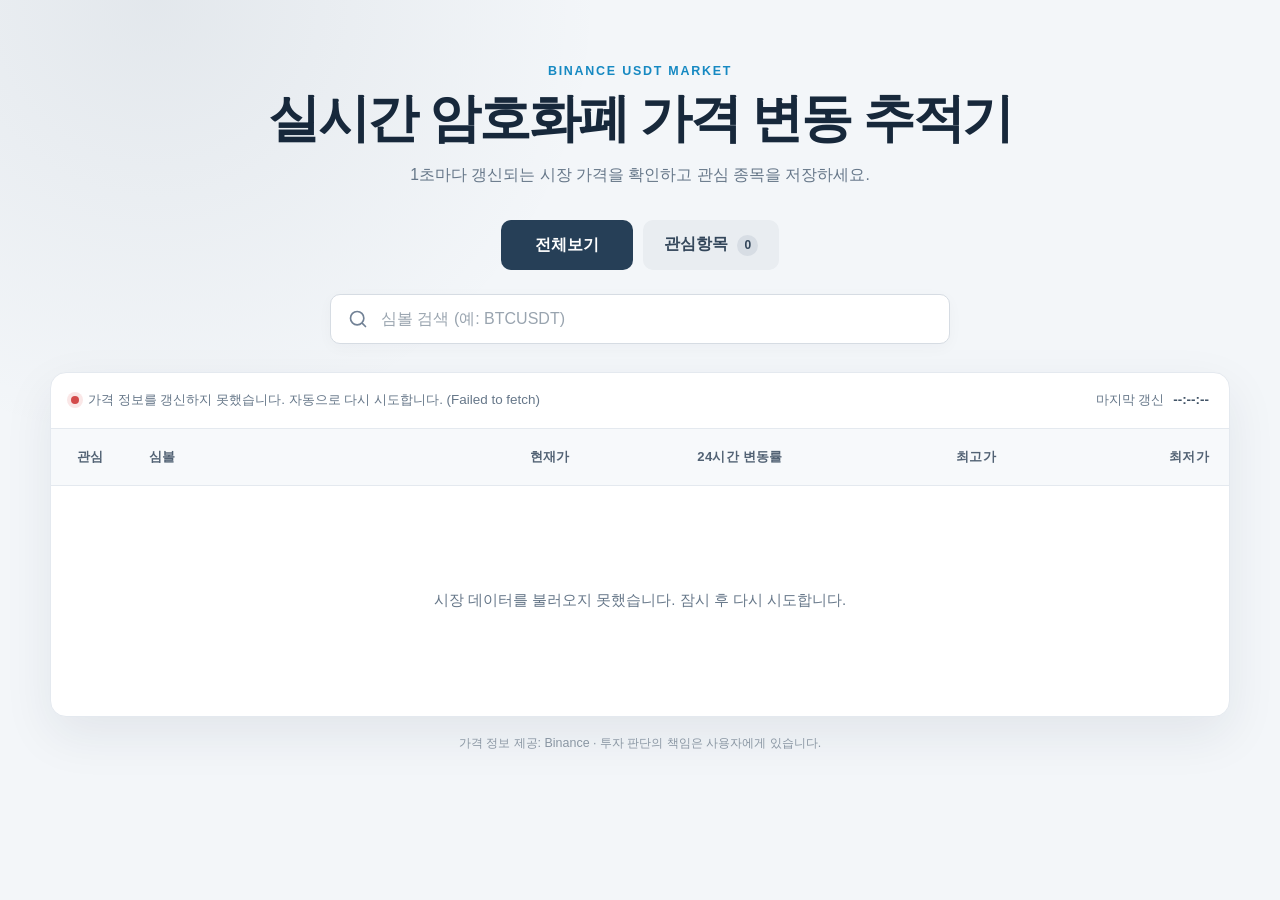
<file: JS/day3/index.html>
<!DOCTYPE html>
<html lang="ko">
<head>
  <meta charset="UTF-8">
  <meta name="viewport" content="width=device-width, initial-scale=1.0">
  <meta
    name="description"
    content="Binance API를 활용한 실시간 USDT 암호화폐 가격 변동 추적기"
  >
  <title>실시간 암호화폐 가격 변동 추적기</title>
  <link rel="stylesheet" href="style.css">
  <script src="app.js" defer></script>
</head>
<body>
  <main class="tracker">
    <header class="tracker-header">
      <p class="eyebrow">Binance USDT Market</p>
      <h1>실시간 암호화폐<br class="mobile-break"> 가격 변동 추적기</h1>
      <p class="description">1초마다 갱신되는 시장 가격을 확인하고 관심 종목을 저장하세요.</p>
    </header>

    <section class="controls" aria-label="암호화폐 목록 제어">
      <div class="tabs" role="tablist" aria-label="종목 보기 방식">
        <button
          class="tab active"
          id="allTab"
          type="button"
          role="tab"
          aria-selected="true"
          aria-controls="tickerTable"
          data-tab="all"
        >
          전체보기
        </button>
        <button
          class="tab"
          id="favoritesTab"
          type="button"
          role="tab"
          aria-selected="false"
          aria-controls="tickerTable"
          data-tab="favorites"
        >
          관심항목
          <span class="favorite-count" id="favoriteCount">0</span>
        </button>
      </div>

      <label class="search-box" for="searchInput">
        <svg aria-hidden="true" viewBox="0 0 24 24">
          <path d="m21 21-4.35-4.35m2.35-5.65a8 8 0 1 1-16 0 8 8 0 0 1 16 0Z"/>
        </svg>
        <span class="sr-only">암호화폐 심볼 검색</span>
        <input
          id="searchInput"
          type="search"
          placeholder="심볼 검색 (예: BTCUSDT)"
          autocomplete="off"
          spellcheck="false"
        >
      </label>
    </section>

    <section class="market-card" aria-labelledby="marketStatus">
      <div class="status-bar">
        <div class="status-copy">
          <span class="status-dot" aria-hidden="true"></span>
          <p id="marketStatus" role="status" aria-live="polite">시장 데이터를 불러오는 중입니다.</p>
        </div>
        <p class="updated-at">
          마지막 갱신
          <time id="updatedAt">--:--:--</time>
        </p>
      </div>

      <div class="table-scroll">
        <table id="tickerTable">
          <caption class="sr-only">USDT 암호화폐 실시간 가격 목록</caption>
          <thead>
            <tr>
              <th class="favorite-heading" scope="col">관심</th>
              <th scope="col">심볼</th>
              <th class="numeric" scope="col">현재가</th>
              <th class="numeric" scope="col">24시간 변동률</th>
              <th class="numeric" scope="col">최고가</th>
              <th class="numeric" scope="col">최저가</th>
            </tr>
          </thead>
          <tbody id="tickerBody">
            <tr class="message-row">
              <td colspan="6">
                <span class="loader" aria-hidden="true"></span>
                데이터를 불러오고 있습니다.
              </td>
            </tr>
          </tbody>
        </table>
      </div>
    </section>

    <footer>
      <p>가격 정보 제공: Binance · 투자 판단의 책임은 사용자에게 있습니다.</p>
    </footer>
  </main>

  <noscript>이 페이지를 사용하려면 JavaScript를 활성화해주세요.</noscript>
</body>
</html>
</file>
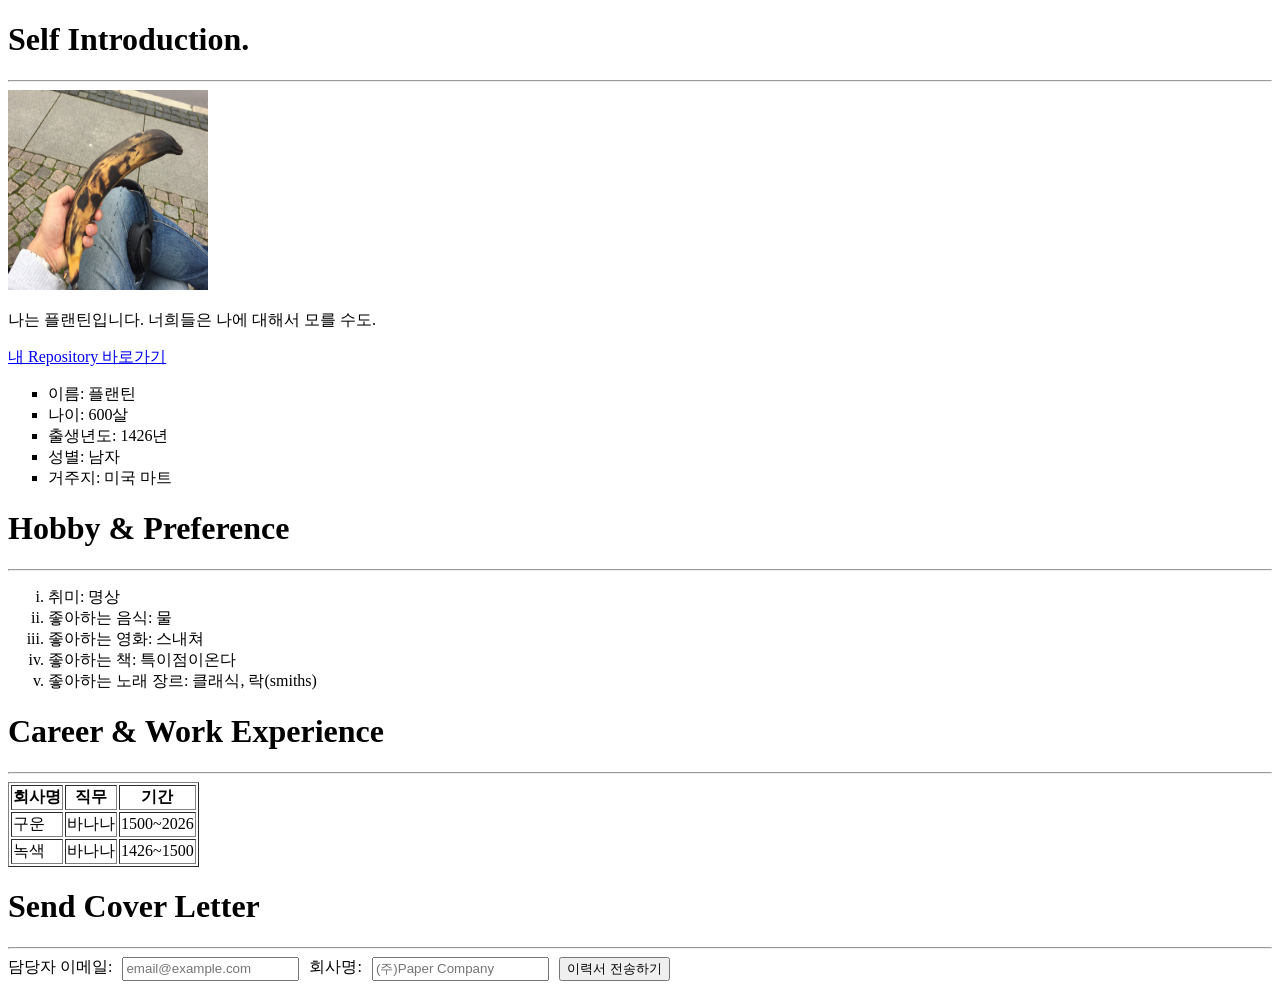
<file: HTML_CSS/day1/resume.html>
<!DOCTYPE html>
<html lang="en">
<head>
    <meta charset="UTF-8">
    <title>자기소개서</title>
</head>
<body>
  <h1>Self Introduction.</h1>
  <hr>
  <img src="plantin.jpeg" alt="Profile Picture" style="width: 200px; height: 200px;">
  <p>나는 플랜틴입니다. 너희들은 나에 대해서 모를 수도.</p>
  <a href="https://www.github.com/fabxoe">내 Repository 바로가기</a>
  <ul style="list-style: square">
      <li>이름: 플랜틴</li>
      <li>나이: 600살</li>
      <li>출생년도: 1426년</li>
      <li>성별: 남자</li>
      <li>거주지: 미국 마트</li>
  </ul>
  <h1>Hobby & Preference</h1>
  <hr>
  <ol type="i">
    <li>취미: 명상</li>
    <li>좋아하는 음식: 물</li>
    <li>좋아하는 영화: 스내쳐</li>
    <li>좋아하는 책: 특이점이온다</li>
    <li>좋아하는 노래 장르: 클래식, 락(smiths)</li>
  </ol>
  <h1>Career & Work Experience</h1>
  <hr>
  <table style="table-layout: auto" border="1">
    <thead>
      <tr>
        <th>회사명</th>
        <th>직무</th>
        <th>기간</th>
      </tr>
    </thead>
    <tbody>
      <tr>
        <td>구운</td>
        <td>바나나</td>
        <td>1500~2026</td>
      </tr>
      <tr>
        <td>녹색</td>
        <td>바나나</td>
        <td>1426~1500</td>
      </tr>
    </tbody>
  </table>
  <h1>Send Cover Letter</h1>
  <hr>
  <form action="" style="display: flex; gap: 10px;">
    <label for="emailInput">담당자 이메일: </label>
    <input id="emailInput" type="email" placeholder="email@example.com">
    <label for="companyInput">회사명: </label>
    <input id="companyInput" type="text" placeholder="(주)Paper Company">
    <button>이력서 전송하기</button>
  </form>
</body>
</html>
</file>
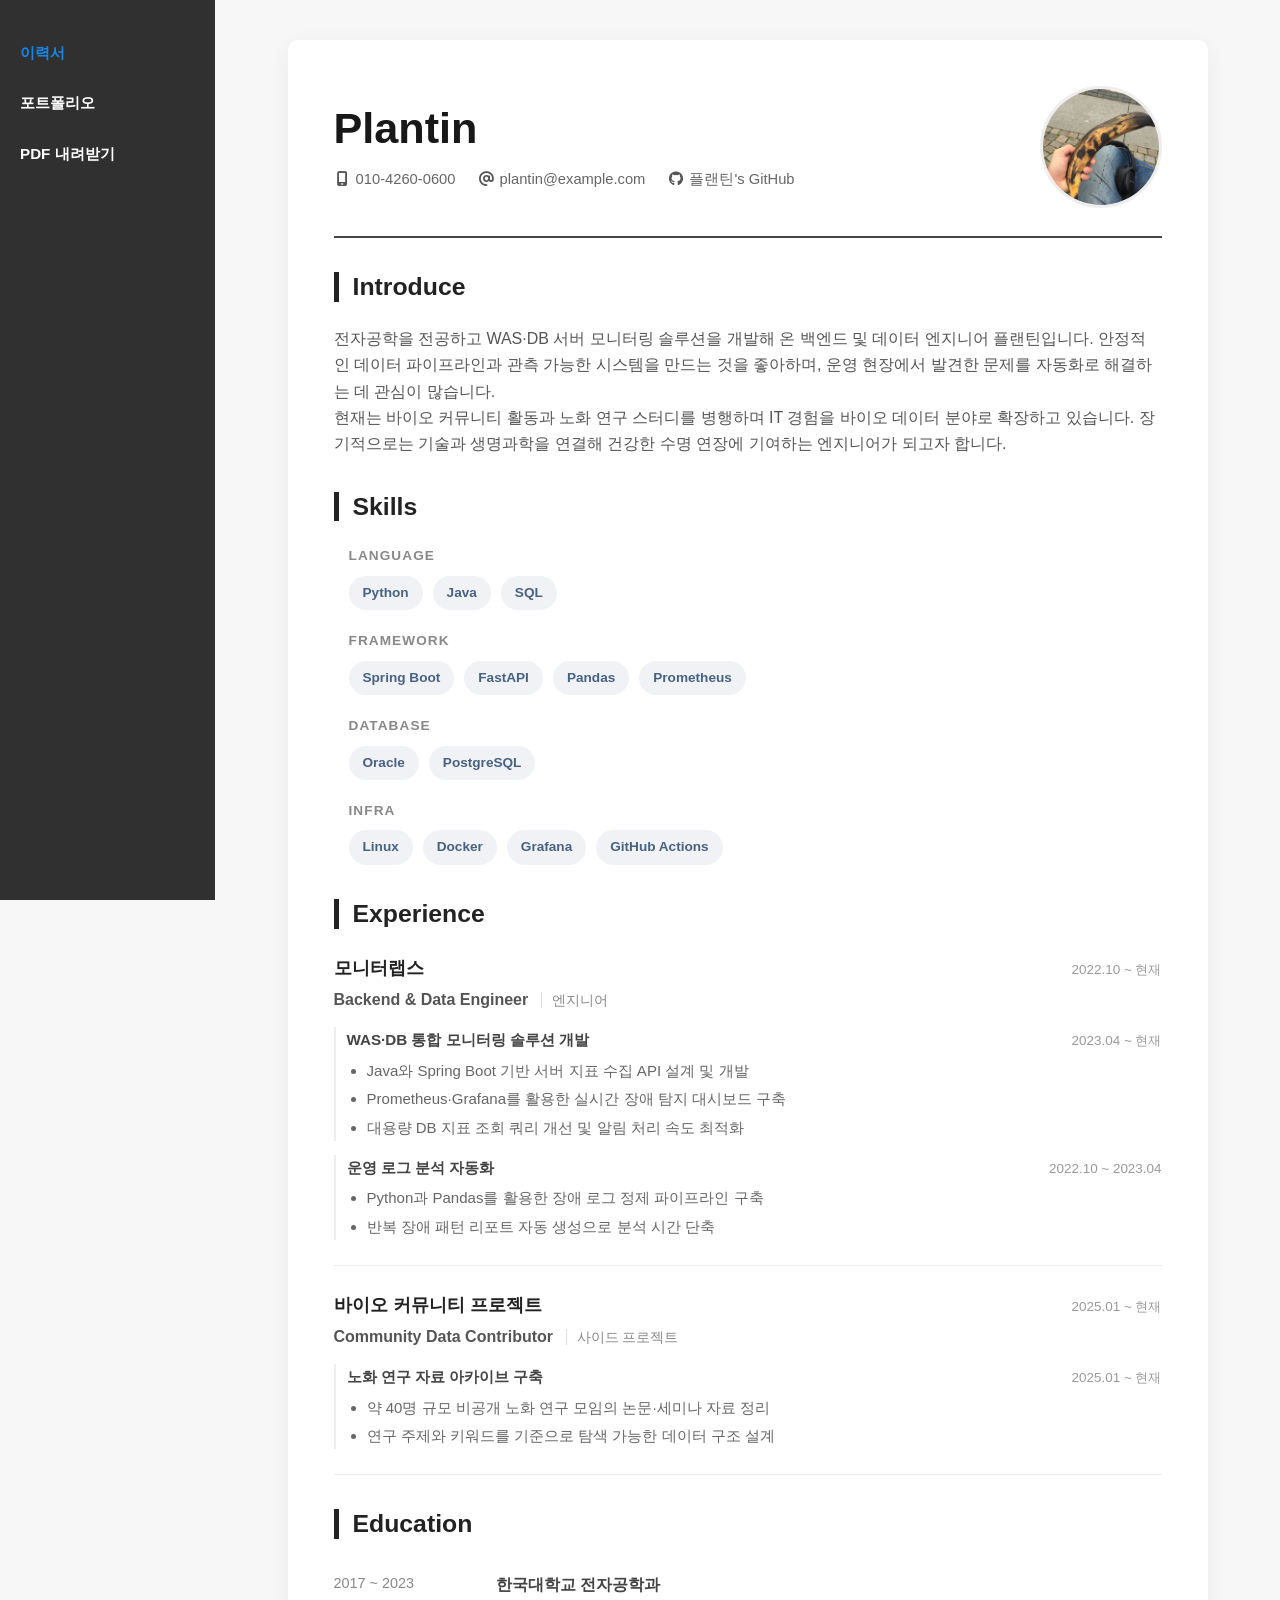
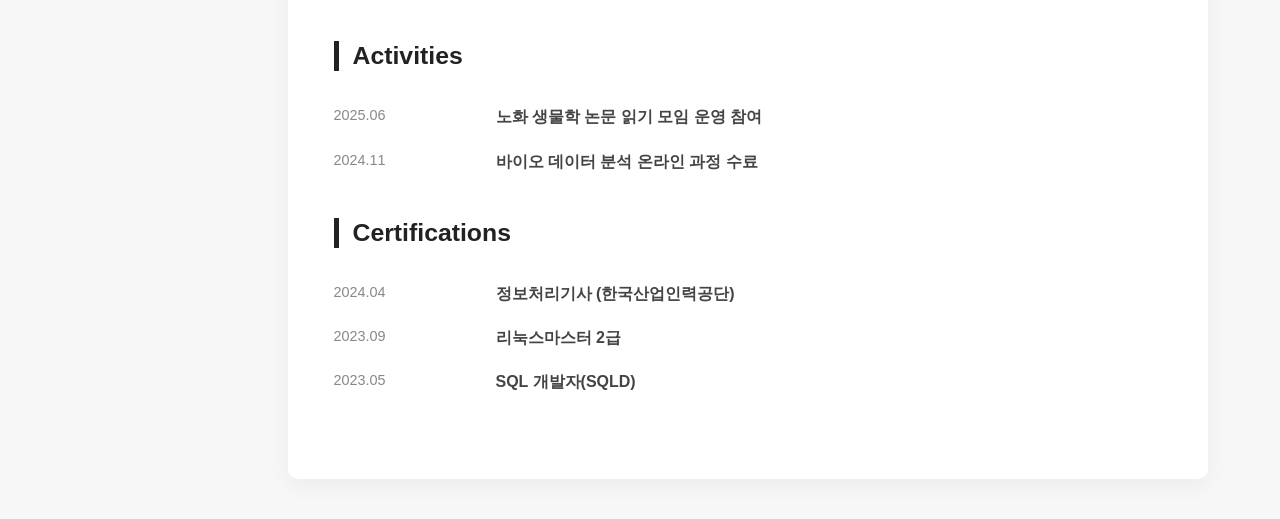
<file: HTML_CSS/day2/resume.html>
<!DOCTYPE html>
<html lang="ko">
<head>
  <meta charset="UTF-8">
  <meta name="viewport" content="width=device-width, initial-scale=1.0">
  <meta name="description" content="플랜틴의 백엔드·데이터 엔지니어 이력서">
  <title>플랜틴의 이력서</title>
  <link rel="stylesheet" href="resume_style.css">
  <link
    rel="stylesheet"
    href="https://cdnjs.cloudflare.com/ajax/libs/font-awesome/6.4.0/css/all.min.css"
  >
</head>
<body>
  <nav class="sidebar" aria-label="주요 메뉴">
    <ul class="sidebar-menu">
      <li><a class="active" href="#resume">이력서</a></li>
      <li><a href="#experience">포트폴리오</a></li>
      <li><a href="#" onclick="window.print(); return false;">PDF 내려받기</a></li>
    </ul>
  </nav>

  <main id="resume" class="resume">
    <header class="resume-header">
      <div class="header-text">
        <h1>Plantin</h1>
        <address class="contact-list">
          <a href="tel:01042600600">
            <i class="fa-solid fa-mobile-screen" aria-hidden="true"></i>
            010-4260-0600
          </a>
          <a href="mailto:plantin@example.com">
            <i class="fa-solid fa-at" aria-hidden="true"></i>
            plantin@example.com
          </a>
          <a href="https://github.com/fabxoe" target="_blank" rel="noopener noreferrer">
            <i class="fa-brands fa-github" aria-hidden="true"></i>
            플랜틴's GitHub
          </a>
        </address>
      </div>
      <img class="profile-photo" src="plantin.jpeg" alt="플랜틴 프로필 사진">
    </header>

    <section id="introduce">
      <h2>Introduce</h2>
      <p>
        전자공학을 전공하고 WAS·DB 서버 모니터링 솔루션을 개발해 온 백엔드 및
        데이터 엔지니어 플랜틴입니다. 안정적인 데이터 파이프라인과 관측 가능한
        시스템을 만드는 것을 좋아하며, 운영 현장에서 발견한 문제를 자동화로
        해결하는 데 관심이 많습니다.<br>
        현재는 바이오 커뮤니티 활동과 노화 연구 스터디를 병행하며 IT 경험을
        바이오 데이터 분야로 확장하고 있습니다. 장기적으로는 기술과 생명과학을
        연결해 건강한 수명 연장에 기여하는 엔지니어가 되고자 합니다.
      </p>
    </section>

    <section id="skills">
      <h2>Skills</h2>
      <div class="skills-group">
        <h3>Language</h3>
        <ul class="skill-list">
          <li>Python</li>
          <li>Java</li>
          <li>SQL</li>
        </ul>
      </div>
      <div class="skills-group">
        <h3>Framework</h3>
        <ul class="skill-list">
          <li>Spring Boot</li>
          <li>FastAPI</li>
          <li>Pandas</li>
          <li>Prometheus</li>
        </ul>
      </div>
      <div class="skills-group">
        <h3>Database</h3>
        <ul class="skill-list">
          <li>Oracle</li>
          <li>PostgreSQL</li>
        </ul>
      </div>
      <div class="skills-group">
        <h3>Infra</h3>
        <ul class="skill-list">
          <li>Linux</li>
          <li>Docker</li>
          <li>Grafana</li>
          <li>GitHub Actions</li>
        </ul>
      </div>
    </section>

    <section id="experience">
      <h2>Experience</h2>
      <article class="experience-item">
        <header class="experience-header">
          <h3>모니터랩스</h3>
          <time datetime="2022-10">2022.10 ~ 현재</time>
        </header>
        <p class="role">Backend &amp; Data Engineer <span>엔지니어</span></p>
        <div class="project">
          <div class="project-header">
            <h4>WAS·DB 통합 모니터링 솔루션 개발</h4>
            <time datetime="2023-04">2023.04 ~ 현재</time>
          </div>
          <ul>
            <li>Java와 Spring Boot 기반 서버 지표 수집 API 설계 및 개발</li>
            <li>Prometheus·Grafana를 활용한 실시간 장애 탐지 대시보드 구축</li>
            <li>대용량 DB 지표 조회 쿼리 개선 및 알림 처리 속도 최적화</li>
          </ul>
        </div>
        <div class="project">
          <div class="project-header">
            <h4>운영 로그 분석 자동화</h4>
            <time datetime="2022-10">2022.10 ~ 2023.04</time>
          </div>
          <ul>
            <li>Python과 Pandas를 활용한 장애 로그 정제 파이프라인 구축</li>
            <li>반복 장애 패턴 리포트 자동 생성으로 분석 시간 단축</li>
          </ul>
        </div>
      </article>

      <article class="experience-item">
        <header class="experience-header">
          <h3>바이오 커뮤니티 프로젝트</h3>
          <time datetime="2025-01">2025.01 ~ 현재</time>
        </header>
        <p class="role">Community Data Contributor <span>사이드 프로젝트</span></p>
        <div class="project">
          <div class="project-header">
            <h4>노화 연구 자료 아카이브 구축</h4>
            <time datetime="2025-01">2025.01 ~ 현재</time>
          </div>
          <ul>
            <li>약 40명 규모 비공개 노화 연구 모임의 논문·세미나 자료 정리</li>
            <li>연구 주제와 키워드를 기준으로 탐색 가능한 데이터 구조 설계</li>
          </ul>
        </div>
      </article>
    </section>

    <section id="education">
      <h2>Education</h2>
      <dl class="history-list">
        <div>
          <dt>2017 ~ 2023</dt>
          <dd>한국대학교 전자공학과</dd>
        </div>
      </dl>
    </section>

    <section id="awards">
      <h2>Activities</h2>
      <dl class="history-list">
        <div>
          <dt>2025.06</dt>
          <dd>노화 생물학 논문 읽기 모임 운영 참여</dd>
        </div>
        <div>
          <dt>2024.11</dt>
          <dd>바이오 데이터 분석 온라인 과정 수료</dd>
        </div>
      </dl>
    </section>

    <section id="certifications">
      <h2>Certifications</h2>
      <dl class="history-list">
        <div>
          <dt>2024.04</dt>
          <dd>정보처리기사 (한국산업인력공단)</dd>
        </div>
        <div>
          <dt>2023.09</dt>
          <dd>리눅스마스터 2급</dd>
        </div>
        <div>
          <dt>2023.05</dt>
          <dd>SQL 개발자(SQLD)</dd>
        </div>
      </dl>
    </section>
  </main>
</body>
</html>
</file>
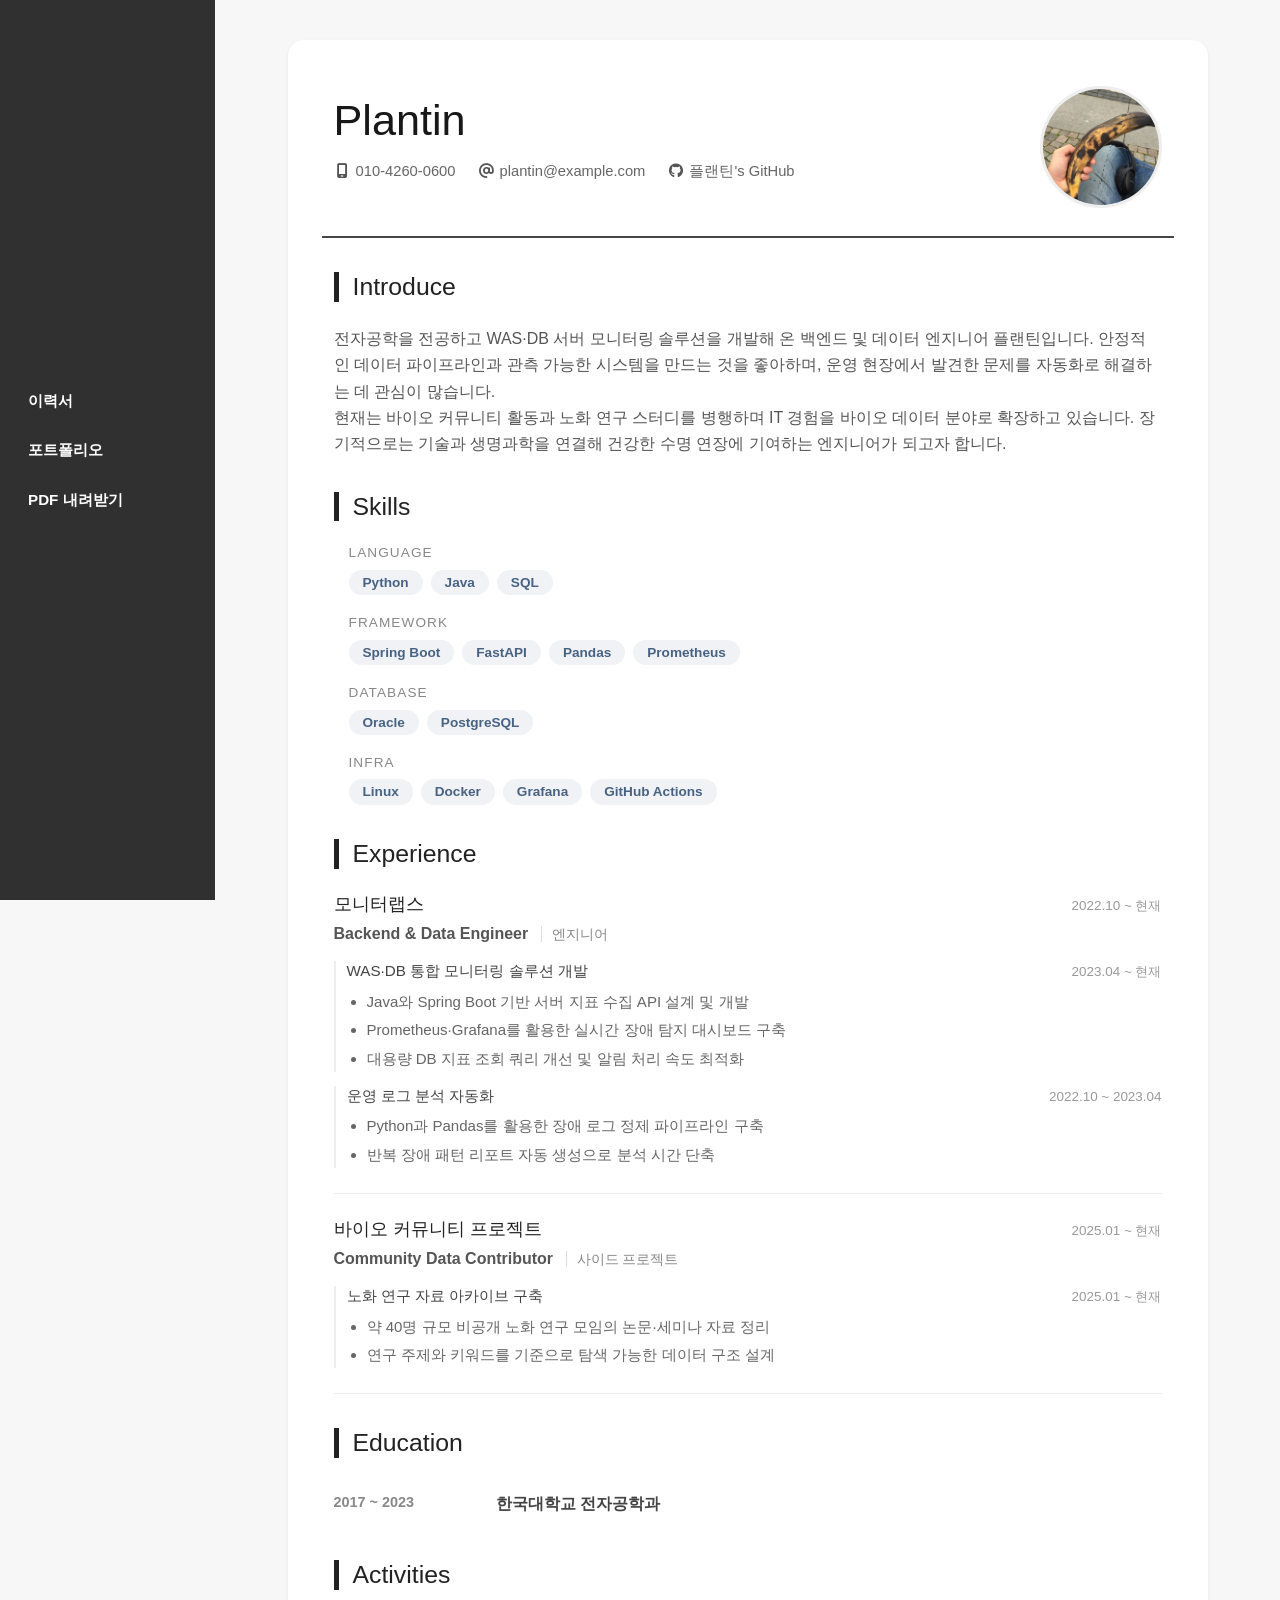
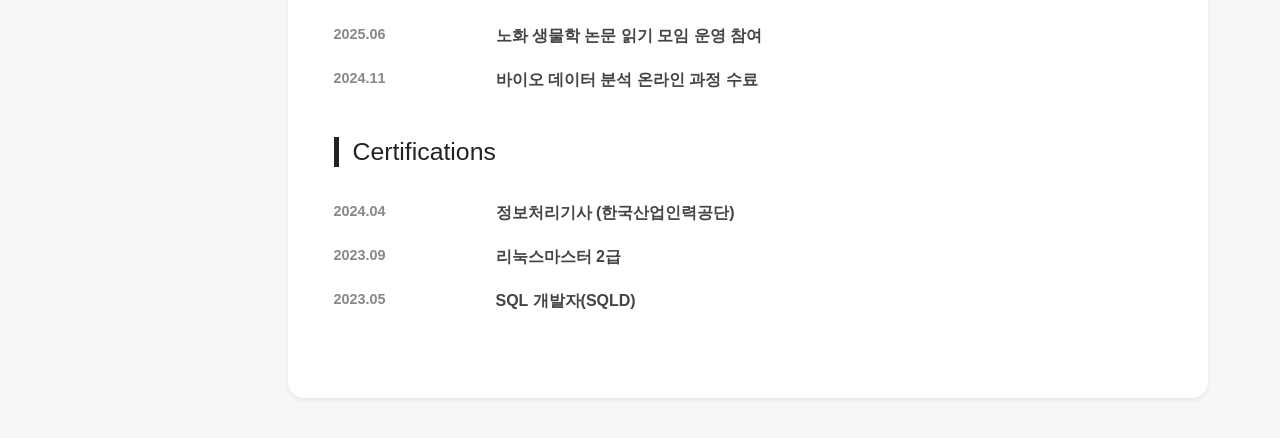
<file: HTML_CSS/day3/resume_v3.html>
<!DOCTYPE html>
<html lang="ko">
<head>
  <meta charset="UTF-8">
  <meta name="viewport" content="width=device-width, initial-scale=1.0">
  <meta name="description" content="플랜틴의 백엔드·데이터 엔지니어 이력서">
  <title>플랜틴의 이력서</title>
  <link
    href="https://cdn.jsdelivr.net/npm/bootstrap@5.3.8/dist/css/bootstrap.min.css"
    rel="stylesheet"
    integrity="sha384-sRIl4kxILFvY47J16cr9ZwB07vP4J8+LH7qKQnuqkuIAvNWLzeN8tE5YBujZqJLB"
    crossorigin="anonymous"
  >
  <link rel="stylesheet" href="resume_style.css">
  <link
    rel="stylesheet"
    href="https://cdnjs.cloudflare.com/ajax/libs/font-awesome/6.4.0/css/all.min.css"
  >
</head>
<body>
  <nav class="sidebar navbar navbar-expand-md navbar-dark" aria-label="주요 메뉴">
    <div class="container-fluid align-items-md-start flex-md-column px-0">
      <a class="navbar-brand d-md-none fw-bold" href="#resume">Plantin</a>
      <button
        class="navbar-toggler"
        type="button"
        data-bs-toggle="collapse"
        data-bs-target="#resumeNavigation"
        aria-controls="resumeNavigation"
        aria-expanded="false"
        aria-label="메뉴 열기"
      >
        <span class="navbar-toggler-icon"></span>
      </button>
      <div class="collapse navbar-collapse w-100" id="resumeNavigation">
        <ul class="sidebar-menu navbar-nav flex-md-column w-100">
          <li class="nav-item"><a class="nav-link active" href="#resume">이력서</a></li>
          <li class="nav-item"><a class="nav-link" href="#experience">포트폴리오</a></li>
          <li class="nav-item">
            <a class="nav-link" href="#" onclick="window.print(); return false;">PDF 내려받기</a>
          </li>
        </ul>
      </div>
    </div>
  </nav>

  <main id="resume" class="resume container bg-white shadow-sm rounded-4">
    <header class="resume-header row align-items-center g-4">
      <div class="header-text col-md">
        <h1>Plantin</h1>
        <address class="contact-list">
          <a href="tel:01042600600">
            <i class="fa-solid fa-mobile-screen" aria-hidden="true"></i>
            010-4260-0600
          </a>
          <a href="mailto:plantin@example.com">
            <i class="fa-solid fa-at" aria-hidden="true"></i>
            plantin@example.com
          </a>
          <a href="https://github.com/fabxoe" target="_blank" rel="noopener noreferrer">
            <i class="fa-brands fa-github" aria-hidden="true"></i>
            플랜틴's GitHub
          </a>
        </address>
      </div>
      <div class="profile-column col-md-auto text-center order-first order-md-last">
        <img class="profile-photo img-fluid" src="plantin.jpeg" alt="플랜틴 프로필 사진">
      </div>
    </header>

    <section id="introduce">
      <h2>Introduce</h2>
      <p>
        전자공학을 전공하고 WAS·DB 서버 모니터링 솔루션을 개발해 온 백엔드 및
        데이터 엔지니어 플랜틴입니다. 안정적인 데이터 파이프라인과 관측 가능한
        시스템을 만드는 것을 좋아하며, 운영 현장에서 발견한 문제를 자동화로
        해결하는 데 관심이 많습니다.<br>
        현재는 바이오 커뮤니티 활동과 노화 연구 스터디를 병행하며 IT 경험을
        바이오 데이터 분야로 확장하고 있습니다. 장기적으로는 기술과 생명과학을
        연결해 건강한 수명 연장에 기여하는 엔지니어가 되고자 합니다.
      </p>
    </section>

    <section id="skills">
      <h2>Skills</h2>
      <div class="skills-group">
        <h3>Language</h3>
        <ul class="skill-list d-flex flex-wrap gap-2">
          <li class="badge rounded-pill">Python</li>
          <li class="badge rounded-pill">Java</li>
          <li class="badge rounded-pill">SQL</li>
        </ul>
      </div>
      <div class="skills-group">
        <h3>Framework</h3>
        <ul class="skill-list d-flex flex-wrap gap-2">
          <li class="badge rounded-pill">Spring Boot</li>
          <li class="badge rounded-pill">FastAPI</li>
          <li class="badge rounded-pill">Pandas</li>
          <li class="badge rounded-pill">Prometheus</li>
        </ul>
      </div>
      <div class="skills-group">
        <h3>Database</h3>
        <ul class="skill-list d-flex flex-wrap gap-2">
          <li class="badge rounded-pill">Oracle</li>
          <li class="badge rounded-pill">PostgreSQL</li>
        </ul>
      </div>
      <div class="skills-group">
        <h3>Infra</h3>
        <ul class="skill-list d-flex flex-wrap gap-2">
          <li class="badge rounded-pill">Linux</li>
          <li class="badge rounded-pill">Docker</li>
          <li class="badge rounded-pill">Grafana</li>
          <li class="badge rounded-pill">GitHub Actions</li>
        </ul>
      </div>
    </section>

    <section id="experience">
      <h2>Experience</h2>
      <article class="experience-item">
        <header class="experience-header">
          <h3>모니터랩스</h3>
          <time datetime="2022-10">2022.10 ~ 현재</time>
        </header>
        <p class="role">Backend &amp; Data Engineer <span>엔지니어</span></p>
        <div class="project">
          <div class="project-header">
            <h4>WAS·DB 통합 모니터링 솔루션 개발</h4>
            <time datetime="2023-04">2023.04 ~ 현재</time>
          </div>
          <ul>
            <li>Java와 Spring Boot 기반 서버 지표 수집 API 설계 및 개발</li>
            <li>Prometheus·Grafana를 활용한 실시간 장애 탐지 대시보드 구축</li>
            <li>대용량 DB 지표 조회 쿼리 개선 및 알림 처리 속도 최적화</li>
          </ul>
        </div>
        <div class="project">
          <div class="project-header">
            <h4>운영 로그 분석 자동화</h4>
            <time datetime="2022-10">2022.10 ~ 2023.04</time>
          </div>
          <ul>
            <li>Python과 Pandas를 활용한 장애 로그 정제 파이프라인 구축</li>
            <li>반복 장애 패턴 리포트 자동 생성으로 분석 시간 단축</li>
          </ul>
        </div>
      </article>

      <article class="experience-item">
        <header class="experience-header">
          <h3>바이오 커뮤니티 프로젝트</h3>
          <time datetime="2025-01">2025.01 ~ 현재</time>
        </header>
        <p class="role">Community Data Contributor <span>사이드 프로젝트</span></p>
        <div class="project">
          <div class="project-header">
            <h4>노화 연구 자료 아카이브 구축</h4>
            <time datetime="2025-01">2025.01 ~ 현재</time>
          </div>
          <ul>
            <li>약 40명 규모 비공개 노화 연구 모임의 논문·세미나 자료 정리</li>
            <li>연구 주제와 키워드를 기준으로 탐색 가능한 데이터 구조 설계</li>
          </ul>
        </div>
      </article>
    </section>

    <section id="education">
      <h2>Education</h2>
      <dl class="history-list">
        <div>
          <dt>2017 ~ 2023</dt>
          <dd>한국대학교 전자공학과</dd>
        </div>
      </dl>
    </section>

    <section id="awards">
      <h2>Activities</h2>
      <dl class="history-list">
        <div>
          <dt>2025.06</dt>
          <dd>노화 생물학 논문 읽기 모임 운영 참여</dd>
        </div>
        <div>
          <dt>2024.11</dt>
          <dd>바이오 데이터 분석 온라인 과정 수료</dd>
        </div>
      </dl>
    </section>

    <section id="certifications">
      <h2>Certifications</h2>
      <dl class="history-list">
        <div>
          <dt>2024.04</dt>
          <dd>정보처리기사 (한국산업인력공단)</dd>
        </div>
        <div>
          <dt>2023.09</dt>
          <dd>리눅스마스터 2급</dd>
        </div>
        <div>
          <dt>2023.05</dt>
          <dd>SQL 개발자(SQLD)</dd>
        </div>
      </dl>
    </section>
  </main>
  <script
    src="https://cdn.jsdelivr.net/npm/bootstrap@5.3.8/dist/js/bootstrap.bundle.min.js"
    integrity="sha384-FKyoEForCGlyvwx9Hj09JcYn3nv7wiPVlz7YYwJrWVcXK/BmnVDxM+D2scQbITxI"
    crossorigin="anonymous"
  ></script>
</body>
</html>
</file>
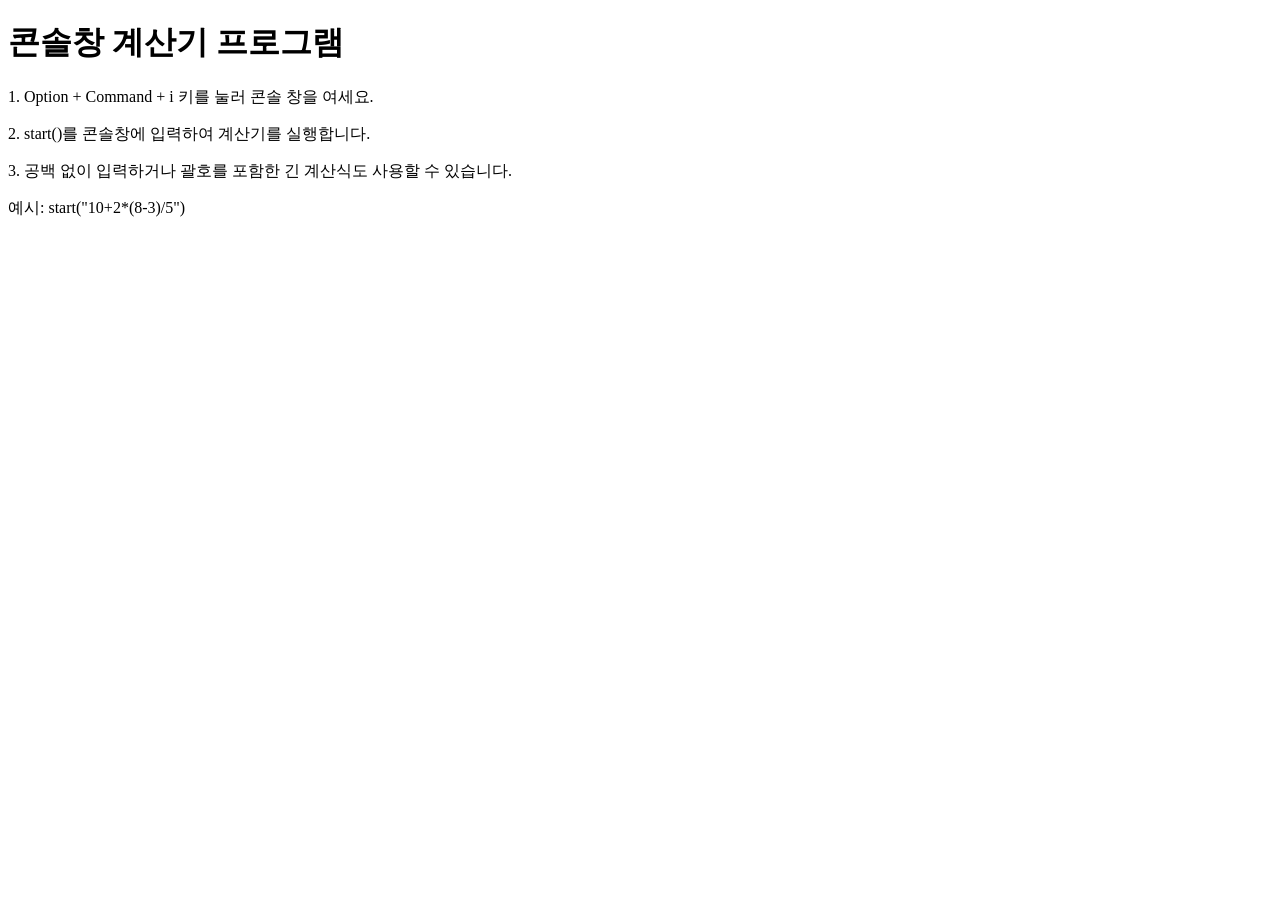
<file: JS/day1/caculator.html>
<!DOCTYPE html>
<html lang="ko">
<head>
    <meta charset="UTF-8">
    <title>사칙연산 계산기</title>
    <script src="caculator.js" defer></script>
</head>
<body>
    <h1>콘솔창 계산기 프로그램</h1>
    <p>1. Option + Command + i 키를 눌러 콘솔 창을 여세요.</p>
    <p>2. start()를 콘솔창에 입력하여 계산기를 실행합니다.</p>
    <p>3. 공백 없이 입력하거나 괄호를 포함한 긴 계산식도 사용할 수 있습니다.</p>
    <p>예시: start("10+2*(8-3)/5")</p>
</body>
</html>
</file>
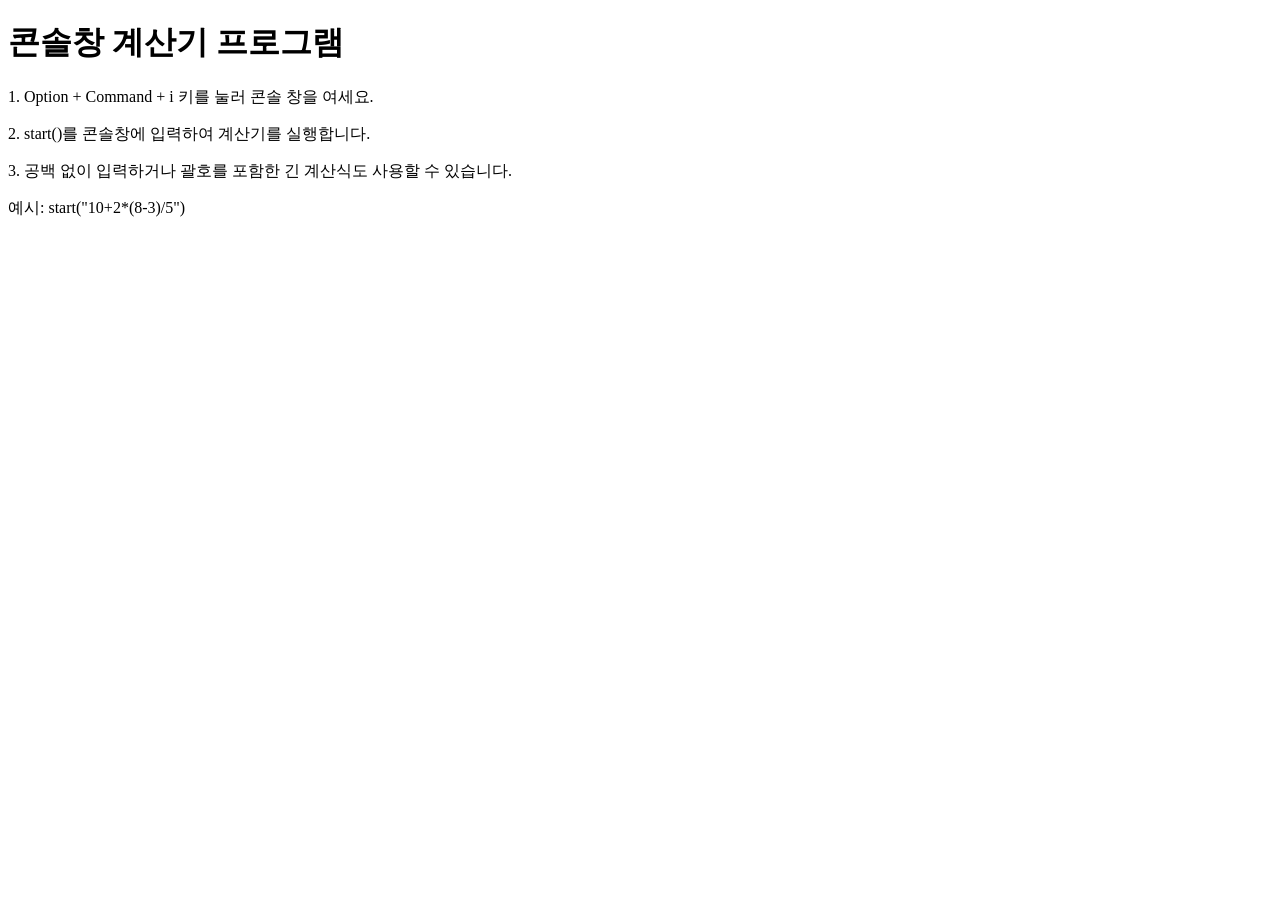
<file: JS/day1/calculator.html>
<!DOCTYPE html>
<html lang="ko">
<head>
    <meta charset="UTF-8">
    <title>사칙연산 계산기</title>
    <script src="calculator.js" defer></script>
</head>
<body>
    <h1>콘솔창 계산기 프로그램</h1>
    <p>1. Option + Command + i 키를 눌러 콘솔 창을 여세요.</p>
    <p>2. start()를 콘솔창에 입력하여 계산기를 실행합니다.</p>
    <p>3. 공백 없이 입력하거나 괄호를 포함한 긴 계산식도 사용할 수 있습니다.</p>
    <p>예시: start("10+2*(8-3)/5")</p>
</body>
</html>
</file>
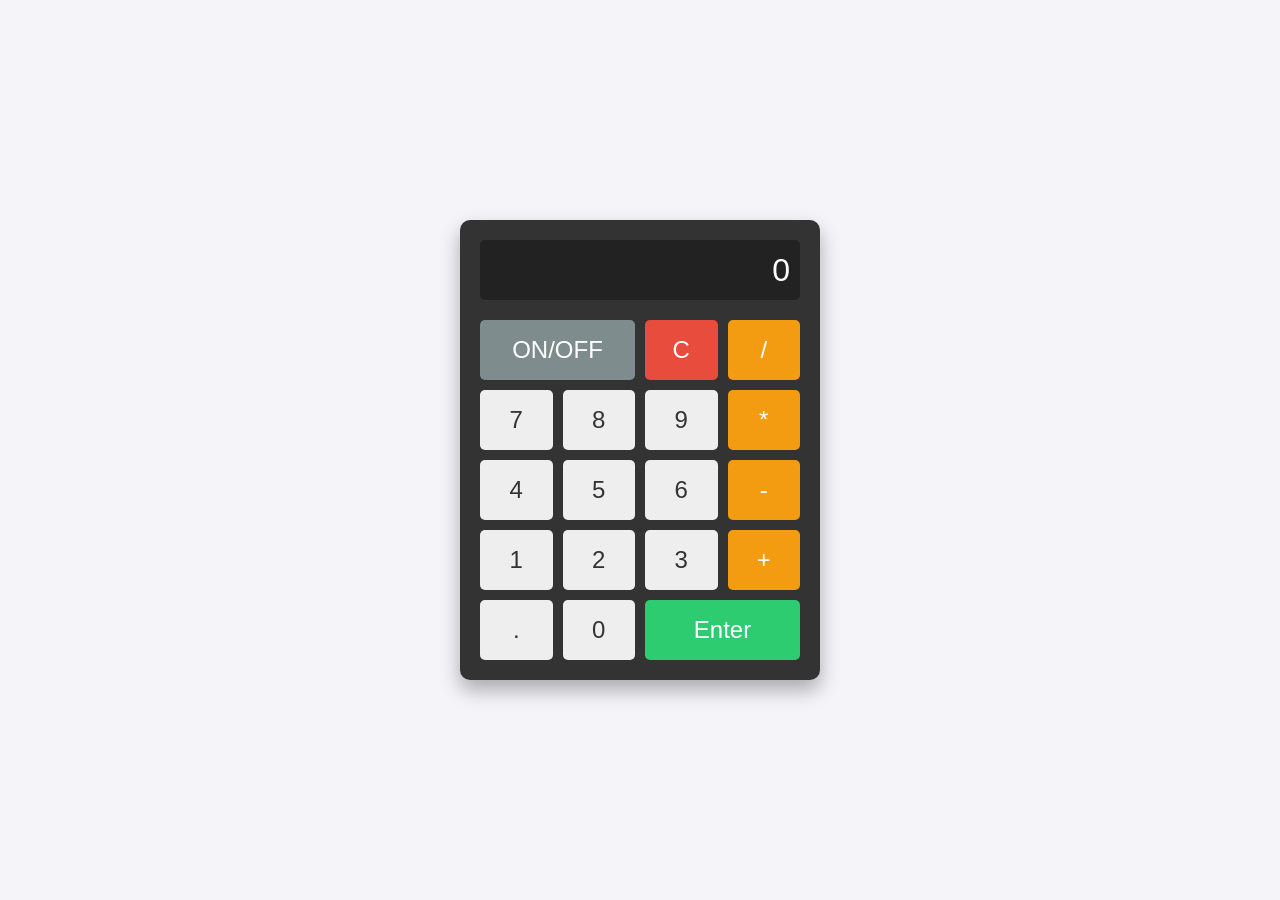
<file: JS/day2/calculator.html>
<!DOCTYPE html>
<html lang="ko">
<head>
    <meta charset="UTF-8">
    <meta name="viewport" content="width=device-width, initial-scale=1.0">
    <title>JS 사칙연산 계산기 v2</title>
    <link rel="stylesheet" href="calulator_style.css">
</head>
<body>

<div class="calculator">
    <input type="text" id="display" readonly value="0">
    <div class="buttons">
        <button class="on-off" onclick="togglePower()">ON/OFF</button>
        <button class="clear" onclick="clearDisplay()">C</button>
        <button class="operator" onclick="appendOperator('/')">/</button>

        <button class="number" onclick="appendNumber('7')">7</button>
        <button class="number" onclick="appendNumber('8')">8</button>
        <button class="number" onclick="appendNumber('9')">9</button>
        <button class="operator" onclick="appendOperator('*')">*</button>

        <button class="number" onclick="appendNumber('4')">4</button>
        <button class="number" onclick="appendNumber('5')">5</button>
        <button class="number" onclick="appendNumber('6')">6</button>
        <button class="operator" onclick="appendOperator('-')">-</button>

        <button class="number" onclick="appendNumber('1')">1</button>
        <button class="number" onclick="appendNumber('2')">2</button>
        <button class="number" onclick="appendNumber('3')">3</button>
        <button class="operator" onclick="appendOperator('+')">+</button>

        <button class="number" onclick="appendNumber('.')">.</button>
        <button class="number" onclick="appendNumber('0')">0</button>
        <button class="enter" onclick="performCalculate()">Enter</button>
    </div>
</div>

<script src="calculator.js"></script>
</body>
</html>
</file>
<file: JS/day3/style.css>
:root {
  color-scheme: light;
  --background: #f3f6f9;
  --surface: #ffffff;
  --surface-soft: #f7f9fb;
  --border: #e4e9ef;
  --text: #17283b;
  --muted: #667789;
  --navy: #263f57;
  --navy-hover: #1d3348;
  --positive: #dc4c40;
  --negative: #1689c2;
  --neutral: #667789;
  --favorite: #f1c40f;
  --success: #21a675;
  --danger: #d34b4b;
  --shadow: 0 18px 50px rgb(23 40 59 / 8%);
}

* {
  box-sizing: border-box;
}

html {
  min-width: 320px;
}

body {
  min-height: 100vh;
  margin: 0;
  background:
    radial-gradient(circle at 12% 0%, rgb(38 63 87 / 8%), transparent 28rem),
    var(--background);
  color: var(--text);
  font-family: Pretendard, -apple-system, BlinkMacSystemFont, "Segoe UI",
    "Noto Sans KR", "Malgun Gothic", sans-serif;
}

button,
input {
  font: inherit;
}

button {
  border: 0;
}

.tracker {
  width: min(1180px, calc(100% - 40px));
  margin: 0 auto;
  padding: 64px 0 32px;
}

.tracker-header {
  text-align: center;
}

.eyebrow {
  margin: 0 0 10px;
  color: var(--negative);
  font-size: 0.78rem;
  font-weight: 800;
  letter-spacing: 0.14em;
  text-transform: uppercase;
}

h1 {
  margin: 0;
  font-size: clamp(2rem, 5vw, 3.25rem);
  line-height: 1.18;
  letter-spacing: -0.045em;
}

.description {
  margin: 16px auto 0;
  color: var(--muted);
  font-size: 0.98rem;
}

.mobile-break {
  display: none;
}

.controls {
  display: grid;
  justify-items: center;
  gap: 24px;
  margin: 34px 0 28px;
}

.tabs {
  display: flex;
  gap: 10px;
}

.tab {
  min-width: 132px;
  padding: 13px 20px;
  border: 1px solid transparent;
  border-radius: 10px;
  background: #e9edf1;
  color: #33465a;
  cursor: pointer;
  font-weight: 750;
  transition:
    transform 0.15s ease,
    background-color 0.15s ease,
    color 0.15s ease;
}

.tab:hover {
  transform: translateY(-1px);
  background: #dfe5eb;
}

.tab:focus-visible,
.favorite-button:focus-visible,
#searchInput:focus-visible {
  outline: 3px solid rgb(22 137 194 / 25%);
  outline-offset: 2px;
}

.tab.active {
  background: var(--navy);
  color: #fff;
}

.tab.active:hover {
  background: var(--navy-hover);
}

.favorite-count {
  display: inline-grid;
  min-width: 21px;
  min-height: 21px;
  margin-left: 5px;
  place-items: center;
  border-radius: 999px;
  background: rgb(255 255 255 / 18%);
  font-size: 0.75rem;
}

.tab:not(.active) .favorite-count {
  background: #d7dde4;
}

.search-box {
  position: relative;
  width: min(620px, 100%);
}

.search-box svg {
  position: absolute;
  top: 50%;
  left: 18px;
  width: 20px;
  fill: none;
  stroke: #718195;
  stroke-linecap: round;
  stroke-width: 2;
  transform: translateY(-50%);
}

#searchInput {
  width: 100%;
  padding: 15px 18px 15px 50px;
  border: 1px solid #d6dce3;
  border-radius: 10px;
  background: var(--surface);
  color: var(--text);
  box-shadow: 0 4px 15px rgb(23 40 59 / 3%);
}

#searchInput::placeholder {
  color: #99a4af;
}

.market-card {
  overflow: hidden;
  border: 1px solid var(--border);
  border-radius: 16px;
  background: var(--surface);
  box-shadow: var(--shadow);
}

.status-bar {
  display: flex;
  align-items: center;
  justify-content: space-between;
  gap: 20px;
  min-height: 56px;
  padding: 12px 20px;
  border-bottom: 1px solid var(--border);
  color: var(--muted);
  font-size: 0.84rem;
}

.status-copy {
  display: flex;
  align-items: center;
  min-width: 0;
}

.status-copy p,
.updated-at {
  margin: 0;
}

.status-dot {
  flex: 0 0 auto;
  width: 8px;
  height: 8px;
  margin-right: 9px;
  border-radius: 50%;
  background: #aab4be;
  box-shadow: 0 0 0 4px rgb(170 180 190 / 14%);
}

.market-card[data-status="success"] .status-dot {
  background: var(--success);
  box-shadow: 0 0 0 4px rgb(33 166 117 / 13%);
}

.market-card[data-status="error"] .status-dot {
  background: var(--danger);
  box-shadow: 0 0 0 4px rgb(211 75 75 / 13%);
}

.updated-at time {
  margin-left: 5px;
  color: #415366;
  font-variant-numeric: tabular-nums;
  font-weight: 650;
}

.table-scroll {
  overflow-x: auto;
}

table {
  width: 100%;
  min-width: 820px;
  border-collapse: collapse;
  table-layout: fixed;
}

th,
td {
  padding: 19px 20px;
  border-bottom: 1px solid var(--border);
  text-align: left;
}

th {
  background: var(--surface-soft);
  color: #526274;
  font-size: 0.82rem;
  font-weight: 800;
  letter-spacing: 0.02em;
  white-space: nowrap;
}

th:first-child,
td:first-child {
  width: 78px;
  text-align: center;
}

th:nth-child(2),
td:nth-child(2) {
  width: 21%;
}

.numeric {
  text-align: right;
}

tbody tr {
  transition: background-color 0.15s ease;
}

tbody tr:hover {
  background: #fbfcfd;
}

tbody tr:last-child td {
  border-bottom: 0;
}

td {
  color: #273849;
  font-size: 0.94rem;
  font-variant-numeric: tabular-nums;
}

.symbol {
  color: var(--text);
  font-weight: 800;
  letter-spacing: 0.01em;
}

.change {
  font-weight: 800;
}

.change.positive {
  color: var(--positive);
}

.change.negative {
  color: var(--negative);
}

.change.neutral {
  color: var(--neutral);
}

.favorite-button {
  display: inline-grid;
  width: 36px;
  height: 36px;
  padding: 0;
  place-items: center;
  border-radius: 50%;
  background: transparent;
  color: #c7cfd7;
  cursor: pointer;
  font-size: 1.55rem;
  line-height: 1;
  transition:
    color 0.15s ease,
    background-color 0.15s ease,
    transform 0.15s ease;
}

.favorite-button:hover {
  background: #fff8dc;
  color: #d8ad00;
  transform: scale(1.08);
}

.favorite-button.selected {
  color: var(--favorite);
}

.message-row td {
  height: 230px;
  color: var(--muted);
  text-align: center;
}

.loader {
  display: inline-block;
  width: 18px;
  height: 18px;
  margin-right: 8px;
  border: 2px solid #d4dae1;
  border-top-color: var(--navy);
  border-radius: 50%;
  vertical-align: -4px;
  animation: spin 0.7s linear infinite;
}

footer {
  padding: 18px 4px 0;
  color: #8a96a3;
  font-size: 0.78rem;
  text-align: center;
}

footer p {
  margin: 0;
}

.sr-only {
  position: absolute;
  width: 1px;
  height: 1px;
  padding: 0;
  overflow: hidden;
  clip: rect(0, 0, 0, 0);
  white-space: nowrap;
  border: 0;
}

noscript {
  display: block;
  padding: 20px;
  color: var(--danger);
  text-align: center;
}

@keyframes spin {
  to {
    transform: rotate(360deg);
  }
}

@media (max-width: 720px) {
  .tracker {
    width: min(100% - 24px, 1180px);
    padding-top: 36px;
  }

  .mobile-break {
    display: initial;
  }

  .description {
    max-width: 32rem;
    font-size: 0.9rem;
  }

  .controls {
    gap: 18px;
    margin: 26px 0 20px;
  }

  .tabs {
    width: 100%;
  }

  .tab {
    flex: 1;
    min-width: 0;
    padding: 12px;
  }

  .status-bar {
    align-items: flex-start;
    flex-direction: column;
    gap: 4px;
    padding: 12px 16px;
  }

  th,
  td {
    padding: 15px 16px;
  }
}

@media (max-width: 420px) {
  h1 {
    font-size: 1.85rem;
  }

  .eyebrow {
    font-size: 0.7rem;
  }

  #searchInput {
    padding-block: 13px;
  }
}

@media (prefers-reduced-motion: reduce) {
  *,
  *::before,
  *::after {
    scroll-behavior: auto !important;
    transition-duration: 0.01ms !important;
    animation-duration: 0.01ms !important;
    animation-iteration-count: 1 !important;
  }
}
</file>
<file: HTML_CSS/day2/resume_style.css>
:root {
  --sidebar-width: 215px;
  --text: #333;
  --muted: #777;
  --line: #ececec;
  --accent: #222;
  --paper: #fff;
  --page: #f7f7f7;
  --tag-bg: #f0f2f5;
  --tag-text: #476282;
}

* {
  box-sizing: border-box;
}

html {
  scroll-behavior: smooth;
}

body {
  margin: 0;
  padding-left: var(--sidebar-width);
  background: var(--page);
  color: var(--text);
  font-family: Pretendard, -apple-system, BlinkMacSystemFont, "Segoe UI",
    "Noto Sans KR", "Malgun Gothic", sans-serif;
  line-height: 1.65;
}

a {
  color: inherit;
}

.sidebar {
  position: fixed;
  inset: 0 auto 0 0;
  z-index: 10;
  width: var(--sidebar-width);
  padding: 40px 20px;
  background: #303030;
}

.sidebar-menu {
  display: flex;
  flex-direction: column;
  gap: 24px;
  margin: 0;
  padding: 0;
  list-style: none;
}

.sidebar-menu a {
  color: #fff;
  font-size: 0.95rem;
  font-weight: 700;
  text-decoration: none;
  transition: color 0.2s ease;
}

.sidebar-menu a:hover,
.sidebar-menu a:focus-visible,
.sidebar-menu a.active {
  color: #1687e8;
}

.resume {
  width: min(920px, calc(100% - 64px));
  min-height: calc(100vh - 80px);
  margin: 40px auto;
  padding: 46px;
  overflow: hidden;
  background: var(--paper);
  border-radius: 10px;
  box-shadow: 0 6px 25px rgb(0 0 0 / 5%);
}

.resume-header {
  display: flex;
  align-items: center;
  justify-content: space-between;
  gap: 32px;
  padding-bottom: 28px;
  border-bottom: 2px solid #444;
}

.resume-header h1 {
  margin: 0 0 12px;
  color: #181818;
  font-size: clamp(2rem, 4vw, 2.7rem);
  line-height: 1.2;
}

.contact-list {
  display: flex;
  flex-wrap: wrap;
  gap: 9px 22px;
  color: #666;
  font-size: 0.92rem;
  font-style: normal;
}

.contact-list a {
  text-decoration: none;
}

.contact-list a:hover {
  text-decoration: underline;
}

.contact-list i {
  width: 18px;
  color: #555;
  text-align: center;
}

.profile-photo {
  flex: 0 0 auto;
  width: 122px;
  height: 122px;
  border: 3px solid #eee;
  border-radius: 50%;
  object-fit: cover;
}

section {
  scroll-margin-top: 24px;
}

section > h2 {
  margin: 34px 0 24px;
  padding-left: 14px;
  border-left: 5px solid var(--accent);
  color: #222;
  font-size: 1.55rem;
  line-height: 1.2;
}

#introduce p {
  margin: 0 0 28px;
  color: #555;
  font-size: 1rem;
}

.skills-group {
  margin: 0 0 20px;
  padding-left: 15px;
}

.skills-group h3 {
  margin: 0 0 8px;
  color: #888;
  font-size: 0.85rem;
  letter-spacing: 0.08em;
  text-transform: uppercase;
}

.skill-list {
  display: flex;
  flex-wrap: wrap;
  gap: 10px;
  margin: 0;
  padding: 0;
  list-style: none;
}

.skill-list li {
  padding: 6px 14px;
  border-radius: 999px;
  background: var(--tag-bg);
  color: var(--tag-text);
  font-size: 0.85rem;
  font-weight: 700;
}

.experience-item {
  padding: 0 0 25px;
  border-bottom: 1px solid var(--line);
}

.experience-item + .experience-item {
  padding-top: 24px;
}

.experience-header,
.project-header {
  display: flex;
  align-items: baseline;
  justify-content: space-between;
  gap: 20px;
}

.experience-header h3,
.project-header h4 {
  margin: 0;
}

.experience-header h3 {
  color: #222;
  font-size: 1.15rem;
}

time {
  flex: 0 0 auto;
  color: #999;
  font-size: 0.84rem;
}

.role {
  margin: 4px 0 12px;
  color: #555;
  font-weight: 700;
}

.role span {
  margin-left: 8px;
  padding-left: 10px;
  border-left: 1px solid #ddd;
  color: #888;
  font-size: 0.88rem;
  font-weight: 500;
}

.project {
  margin-top: 14px;
  padding-left: 11px;
  border-left: 2px solid #eee;
}

.project-header h4 {
  color: #444;
  font-size: 0.95rem;
}

.project ul {
  margin: 6px 0 0;
  padding-left: 20px;
  color: #666;
  font-size: 0.94rem;
}

.project li + li {
  margin-top: 4px;
}

.history-list {
  margin: 0 0 28px;
}

.history-list div {
  display: grid;
  grid-template-columns: 150px 1fr;
  gap: 12px;
  padding: 9px 0;
}

.history-list dt {
  color: #888;
  font-size: 0.9rem;
}

.history-list dd {
  margin: 0;
  color: #444;
  font-weight: 600;
}

@media (max-width: 760px) {
  body {
    padding: 0;
  }

  .sidebar {
    position: sticky;
    width: 100%;
    height: auto;
    padding: 14px 20px;
  }

  .sidebar-menu {
    flex-direction: row;
    justify-content: center;
    gap: clamp(16px, 6vw, 34px);
  }

  .resume {
    width: calc(100% - 24px);
    min-height: auto;
    margin: 12px auto;
    padding: 30px 24px;
  }

  .resume-header {
    align-items: flex-start;
  }

  .contact-list {
    flex-direction: column;
  }

  .profile-photo {
    width: 96px;
    height: 96px;
  }
}

@media (max-width: 520px) {
  .sidebar-menu a {
    font-size: 0.85rem;
  }

  .resume-header {
    flex-direction: column-reverse;
    gap: 18px;
  }

  .profile-photo {
    align-self: center;
  }

  .experience-header,
  .project-header {
    align-items: flex-start;
    flex-direction: column;
    gap: 3px;
  }

  .history-list div {
    grid-template-columns: 1fr;
    gap: 2px;
  }
}

@media print {
  body {
    padding: 0;
    background: #fff;
  }

  .sidebar {
    display: none;
  }

  .resume {
    width: 100%;
    margin: 0;
    padding: 20px;
    border-radius: 0;
    box-shadow: none;
  }
}
</file>
<file: HTML_CSS/day3/resume_style.css>
:root {
  --sidebar-width: 215px;
  --text: #333;
  --muted: #777;
  --line: #ececec;
  --accent: #222;
  --paper: #fff;
  --page: #f7f7f7;
  --tag-bg: #f0f2f5;
  --tag-text: #476282;
}

* {
  box-sizing: border-box;
}

html {
  scroll-behavior: smooth;
}

body {
  margin: 0;
  padding-left: var(--sidebar-width);
  background: var(--page);
  color: var(--text);
  font-family: Pretendard, -apple-system, BlinkMacSystemFont, "Segoe UI",
    "Noto Sans KR", "Malgun Gothic", sans-serif;
  line-height: 1.65;
}

a {
  color: inherit;
}

.sidebar {
  position: fixed;
  inset: 0 auto 0 0;
  z-index: 10;
  width: var(--sidebar-width);
  padding: 40px 20px;
  background: #303030;
}

.sidebar .container-fluid,
.sidebar .navbar-collapse {
  align-items: flex-start;
}

.sidebar-menu {
  display: flex;
  flex-direction: column;
  gap: 24px;
  margin: 0;
  padding: 0;
  list-style: none;
}

.sidebar-menu a {
  color: #fff;
  font-size: 0.95rem;
  font-weight: 700;
  text-decoration: none;
  transition: color 0.2s ease;
}

.sidebar .nav-link {
  padding: 0;
}

.sidebar-menu a:hover,
.sidebar-menu a:focus-visible,
.sidebar-menu a.active {
  color: #1687e8;
}

.resume {
  max-width: 920px;
  width: min(920px, calc(100% - 64px));
  min-height: calc(100vh - 80px);
  margin: 40px auto;
  padding: 46px;
  overflow: hidden;
  background: var(--paper);
  border-radius: 10px;
  box-shadow: 0 6px 25px rgb(0 0 0 / 5%);
}

.resume-header {
  padding-bottom: 28px;
  border-bottom: 2px solid #444;
}

.resume-header h1 {
  margin: 0 0 12px;
  color: #181818;
  font-size: clamp(2rem, 4vw, 2.7rem);
  line-height: 1.2;
}

.contact-list {
  display: flex;
  flex-wrap: wrap;
  gap: 9px 22px;
  color: #666;
  font-size: 0.92rem;
  font-style: normal;
}

.contact-list a {
  text-decoration: none;
}

.contact-list a:hover {
  text-decoration: underline;
}

.contact-list i {
  width: 18px;
  color: #555;
  text-align: center;
}

.profile-photo {
  flex: 0 0 auto;
  width: 122px;
  height: 122px;
  border: 3px solid #eee;
  border-radius: 50%;
  object-fit: cover;
}

section {
  scroll-margin-top: 24px;
}

section > h2 {
  margin: 34px 0 24px;
  padding-left: 14px;
  border-left: 5px solid var(--accent);
  color: #222;
  font-size: 1.55rem;
  line-height: 1.2;
}

#introduce p {
  margin: 0 0 28px;
  color: #555;
  font-size: 1rem;
}

.skills-group {
  margin: 0 0 20px;
  padding-left: 15px;
}

.skills-group h3 {
  margin: 0 0 8px;
  color: #888;
  font-size: 0.85rem;
  letter-spacing: 0.08em;
  text-transform: uppercase;
}

.skill-list {
  margin: 0;
  padding: 0;
  list-style: none;
}

.skill-list li {
  padding: 6px 14px;
  border-radius: 999px;
  background: var(--tag-bg);
  color: var(--tag-text);
  font-size: 0.85rem;
  font-weight: 700;
}

.skill-list .badge {
  background: var(--tag-bg);
  color: var(--tag-text);
}

.experience-item {
  padding: 0 0 25px;
  border-bottom: 1px solid var(--line);
}

.experience-item + .experience-item {
  padding-top: 24px;
}

.experience-header,
.project-header {
  display: flex;
  align-items: baseline;
  justify-content: space-between;
  gap: 20px;
}

.experience-header h3,
.project-header h4 {
  margin: 0;
}

.experience-header h3 {
  color: #222;
  font-size: 1.15rem;
}

time {
  flex: 0 0 auto;
  color: #999;
  font-size: 0.84rem;
}

.role {
  margin: 4px 0 12px;
  color: #555;
  font-weight: 700;
}

.role span {
  margin-left: 8px;
  padding-left: 10px;
  border-left: 1px solid #ddd;
  color: #888;
  font-size: 0.88rem;
  font-weight: 500;
}

.project {
  margin-top: 14px;
  padding-left: 11px;
  border-left: 2px solid #eee;
}

.project-header h4 {
  color: #444;
  font-size: 0.95rem;
}

.project ul {
  margin: 6px 0 0;
  padding-left: 20px;
  color: #666;
  font-size: 0.94rem;
}

.project li + li {
  margin-top: 4px;
}

.history-list {
  margin: 0 0 28px;
}

.history-list div {
  display: grid;
  grid-template-columns: 150px 1fr;
  gap: 12px;
  padding: 9px 0;
}

.history-list dt {
  color: #888;
  font-size: 0.9rem;
}

.history-list dd {
  margin: 0;
  color: #444;
  font-weight: 600;
}

@media (max-width: 767.98px) {
  body {
    padding: 0;
  }

  .sidebar {
    position: sticky;
    width: 100%;
    height: auto;
    padding: 10px 20px;
  }

  .sidebar-menu {
    gap: 12px;
    padding-top: 14px;
  }

  .resume {
    width: calc(100% - 24px);
    min-height: auto;
    margin: 12px auto;
    padding: 30px 24px;
  }

  .contact-list {
    flex-direction: column;
  }

  .profile-photo {
    width: 96px;
    height: 96px;
  }
}

@media (max-width: 520px) {
  .sidebar-menu a {
    font-size: 0.85rem;
  }

  .experience-header,
  .project-header {
    align-items: flex-start;
    flex-direction: column;
    gap: 3px;
  }

  .history-list div {
    grid-template-columns: 1fr;
    gap: 2px;
  }
}

@media print {
  body {
    padding: 0;
    background: #fff;
  }

  .sidebar {
    display: none;
  }

  .resume {
    width: 100%;
    margin: 0;
    padding: 20px;
    border-radius: 0;
    box-shadow: none;
  }
}
</file>
<file: JS/day2/calulator_style.css>
body {
            display: flex;
            justify-content: center;
            align-items: center;
            height: 100vh;
            background-color: #f4f4f9;
            margin: 0;
            font-family: 'Arial', sans-serif;
}

.calculator {
    background-color: #333;
    padding: 20px;
    border-radius: 10px;
    box-shadow: 0px 10px 20px rgba(0, 0, 0, 0.3);
    width: 320px;
}

#display {
    width: 100%;
    height: 60px;
    background-color: #222;
    color: #fff;
    text-align: right;
    padding: 10px;
    font-size: 2rem;
    border: none;
    border-radius: 5px;
    margin-bottom: 20px;
    box-sizing: border-box;
}

.buttons {
    display: grid;
    grid-template-columns: repeat(4, 1fr);
    gap: 10px;
}

button {
    height: 60px;
    font-size: 1.5rem;
    border: none;
    border-radius: 5px;
    cursor: pointer;
    transition: background-color 0.2s, transform 0.1s;
}

button:active {
    transform: scale(0.95);
}

.number {
    background-color: #eee;
    color: #333;
}

.number:hover {
    background-color: #ddd;
}

.operator {
    background-color: #f39c12;
    color: white;
}

.operator:hover {
    background-color: #e67e22;
}

.enter {
    background-color: #2ecc71;
    color: white;
    grid-column: span 2;
}

.enter:hover {
    background-color: #27ae60;
}

.clear {
    background-color: #e74c3c;
    color: white;
}

.clear:hover {
    background-color: #c0392b;
}

.on-off {
    background-color: #7f8c8d;
    color: white;
    grid-column: span 2;
}

.on-off.on {
    background-color: #27ae60;
}

.on-off:hover {
    background-color: #95a5a6;
}
</file>
